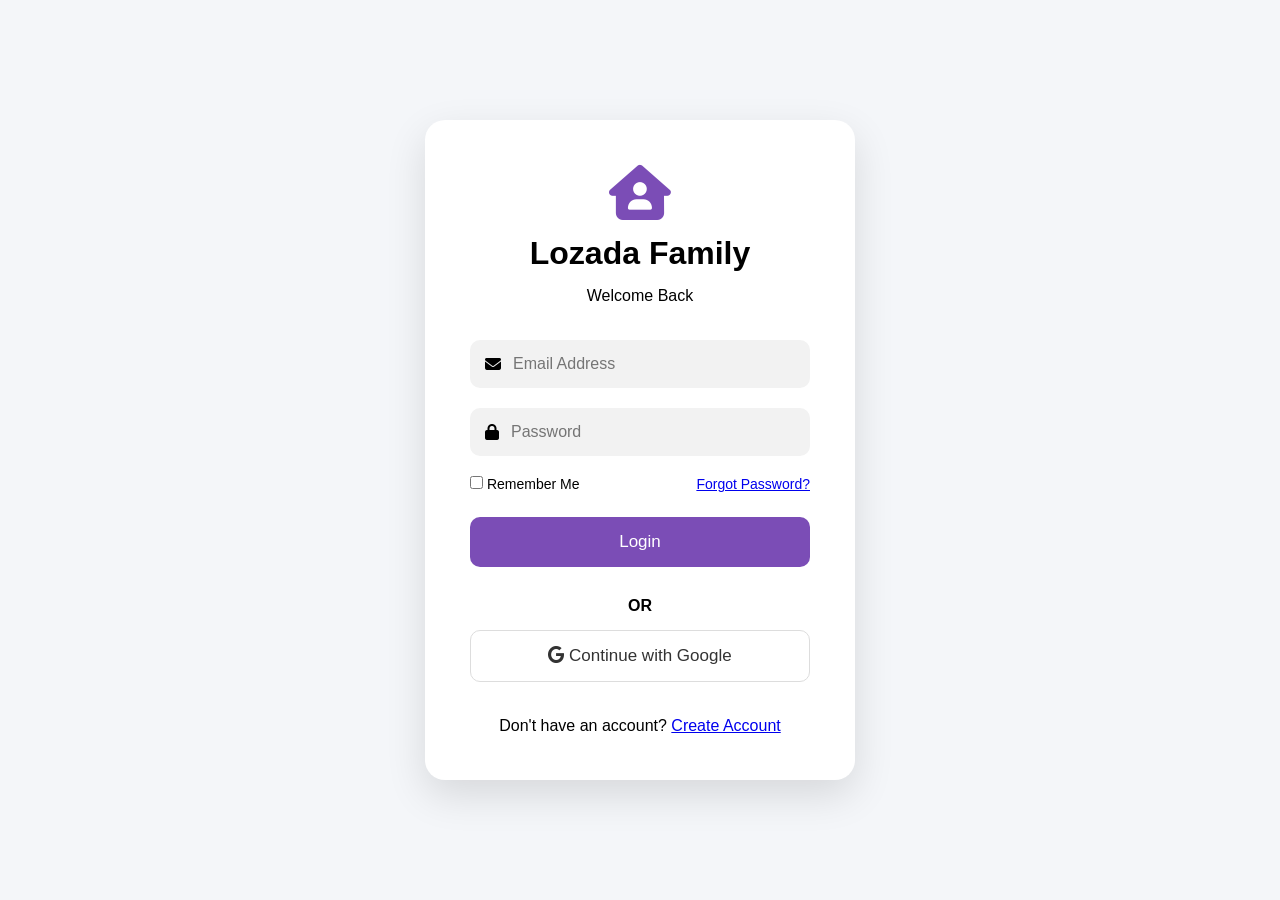
<file: login.html>
<!DOCTYPE html>
<html lang="en">

<head>

<meta charset="UTF-8">

<meta name="viewport"
content="width=device-width,initial-scale=1.0">

<title>Login</title>

<link rel="stylesheet"
href="css/login.css">

<link rel="stylesheet"
href="https://cdnjs.cloudflare.com/ajax/libs/font-awesome/6.7.2/css/all.min.css">

</head>

<body>

<div class="login-container">

<div class="login-card">

<div class="logo">

<i class="fa-solid fa-house-user"></i>

<h1>Lozada Family</h1>

<p>Welcome Back</p>

</div>

<form>

<div class="input-box">

<i class="fa-solid fa-envelope"></i>

<input
type="email"
placeholder="Email Address">

</div>

<div class="input-box">

<i class="fa-solid fa-lock"></i>

<input
type="password"
placeholder="Password">

</div>

<div class="options">

<label>

<input type="checkbox">

Remember Me

</label>

<a href="#">

Forgot Password?

</a>

</div>

<button>

Login

</button>

<div class="divider">

OR

</div>

<button
class="google">

<i class="fa-brands fa-google"></i>

Continue with Google

</button>

<p class="register">

Don't have an account?

<a href="register.html">

Create Account

</a>

</p>

</form>

</div>

</div>

</body>

</html>
</file>
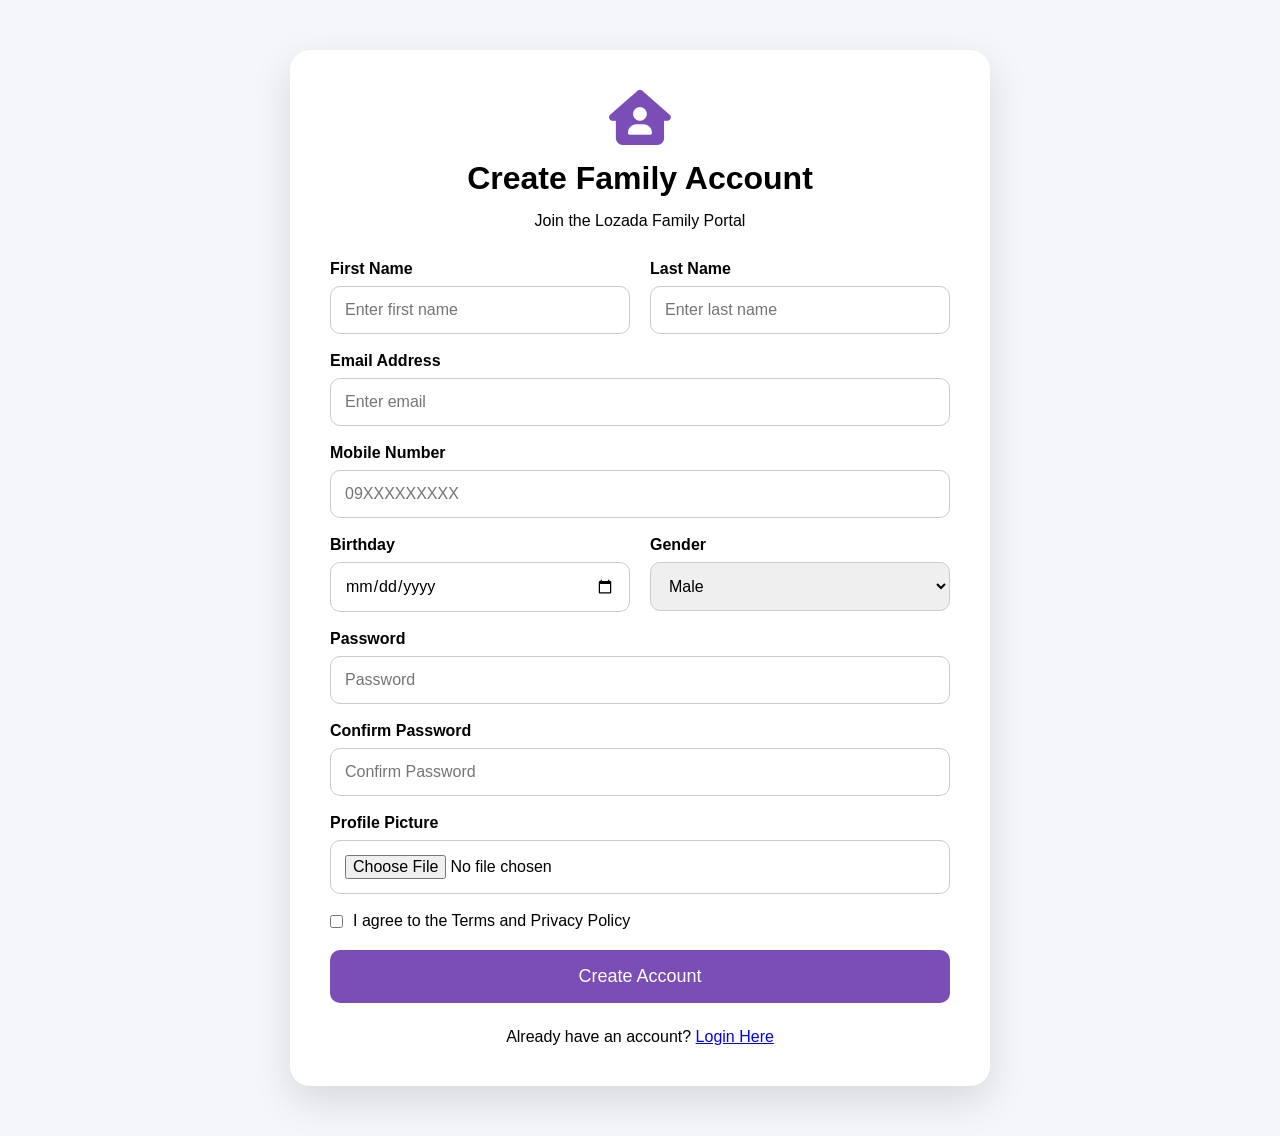
<file: register.html>
<!DOCTYPE html>
<html lang="en">

<head>

<meta charset="UTF-8">

<meta name="viewport" content="width=device-width, initial-scale=1.0">

<title>Create Account</title>

<link rel="stylesheet" href="css/register.css">

<link rel="stylesheet"
href="https://cdnjs.cloudflare.com/ajax/libs/font-awesome/6.7.2/css/all.min.css">

</head>

<body>

<div class="register-container">

<div class="register-card">

<div class="logo">

<i class="fa-solid fa-house-user"></i>

<h1>Create Family Account</h1>

<p>Join the Lozada Family Portal</p>

</div>

<form>

<div class="row">

<div class="input-box">

<label>First Name</label>

<input type="text" placeholder="Enter first name">

</div>

<div class="input-box">

<label>Last Name</label>

<input type="text" placeholder="Enter last name">

</div>

</div>

<div class="input-box">

<label>Email Address</label>

<input type="email" placeholder="Enter email">

</div>

<div class="input-box">

<label>Mobile Number</label>

<input type="tel" placeholder="09XXXXXXXXX">

</div>

<div class="row">

<div class="input-box">

<label>Birthday</label>

<input type="date">

</div>

<div class="input-box">

<label>Gender</label>

<select>

<option>Male</option>

<option>Female</option>

</select>

</div>

</div>

<div class="input-box">

<label>Password</label>

<input type="password" placeholder="Password">

</div>

<div class="input-box">

<label>Confirm Password</label>

<input type="password" placeholder="Confirm Password">

</div>

<div class="input-box">

<label>Profile Picture</label>

<input type="file">

</div>

<label class="terms">

<input type="checkbox">

I agree to the Terms and Privacy Policy

</label>

<button>Create Account</button>

<p class="login-link">

Already have an account?

<a href="login.html">

Login Here

</a>

</p>

</form>

</div>

</div>

</body>

</html>
</file>
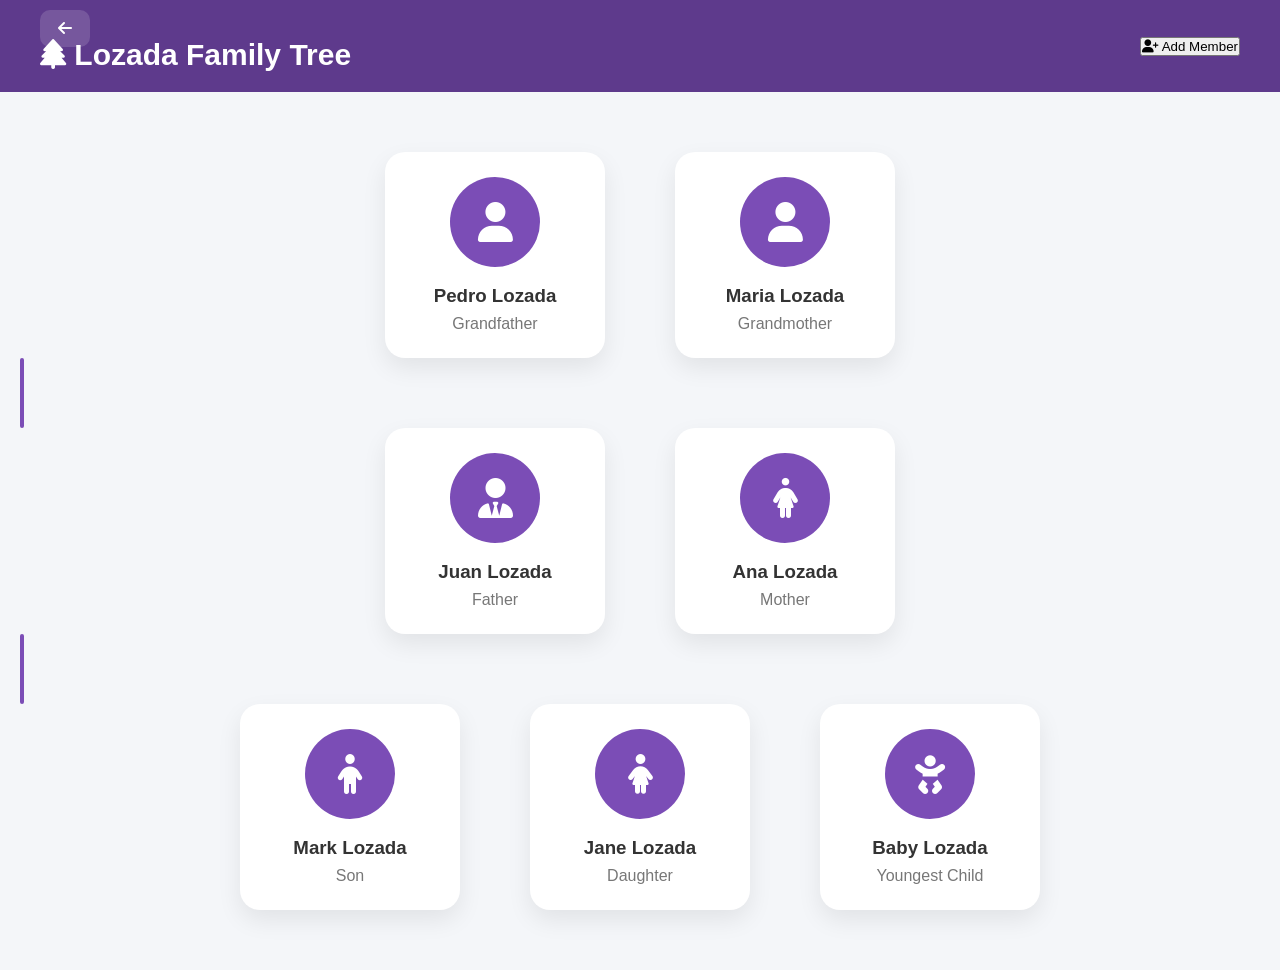
<file: pages/family-tree.html>
<!DOCTYPE html>
<html lang="en">

<head>

    <meta charset="UTF-8">

    <meta name="viewport" content="width=device-width, initial-scale=1.0">

    <title>Lozada Family Tree</title>

    <link rel="stylesheet" href="../css/style.css">
    <link rel="stylesheet" href="../css/family-tree.css">

    <link rel="stylesheet"
        href="https://cdnjs.cloudflare.com/ajax/libs/font-awesome/6.7.2/css/all.min.css">

</head>

<body>

    <!-- HEADER -->

    <header class="page-header">

        <div class="header-left">

            <a href="../index.html" class="back-btn">

                <i class="fa-solid fa-arrow-left"></i>

            </a>

            <h1>

                <i class="fa-solid fa-tree"></i>

                Lozada Family Tree

            </h1>

        </div>

        <button class="add-member">

            <i class="fa-solid fa-user-plus"></i>

            Add Member

        </button>

    </header>

    <!-- TREE -->

    <section class="tree-wrapper">

        <!-- GRANDPARENTS -->

        <div class="generation">

            <div class="member-card">

                <div class="avatar">

                    <i class="fa-solid fa-user"></i>

                </div>

                <h3>Pedro Lozada</h3>

                <span>Grandfather</span>

            </div>

            <div class="member-card">

                <div class="avatar">

                    <i class="fa-solid fa-user"></i>

                </div>

                <h3>Maria Lozada</h3>

                <span>Grandmother</span>

            </div>

        </div>

        <div class="vertical-line"></div>

        <!-- PARENTS -->

        <div class="generation">

            <div class="member-card">

                <div class="avatar">

                    <i class="fa-solid fa-user-tie"></i>

                </div>

                <h3>Juan Lozada</h3>

                <span>Father</span>

            </div>

            <div class="member-card">

                <div class="avatar">

                    <i class="fa-solid fa-person-dress"></i>

                </div>

                <h3>Ana Lozada</h3>

                <span>Mother</span>

            </div>

        </div>

        <div class="vertical-line"></div>

        <!-- CHILDREN -->

        <div class="generation">

            <div class="member-card">

                <div class="avatar">

                    <i class="fa-solid fa-child"></i>

                </div>

                <h3>Mark Lozada</h3>

                <span>Son</span>

            </div>

            <div class="member-card">

                <div class="avatar">

                    <i class="fa-solid fa-child-dress"></i>

                </div>

                <h3>Jane Lozada</h3>

                <span>Daughter</span>

            </div>

            <div class="member-card">

                <div class="avatar">

                    <i class="fa-solid fa-baby"></i>

                </div>

                <h3>Baby Lozada</h3>

                <span>Youngest Child</span>

            </div>

        </div>

    </section>

</body>

</html>
</file>
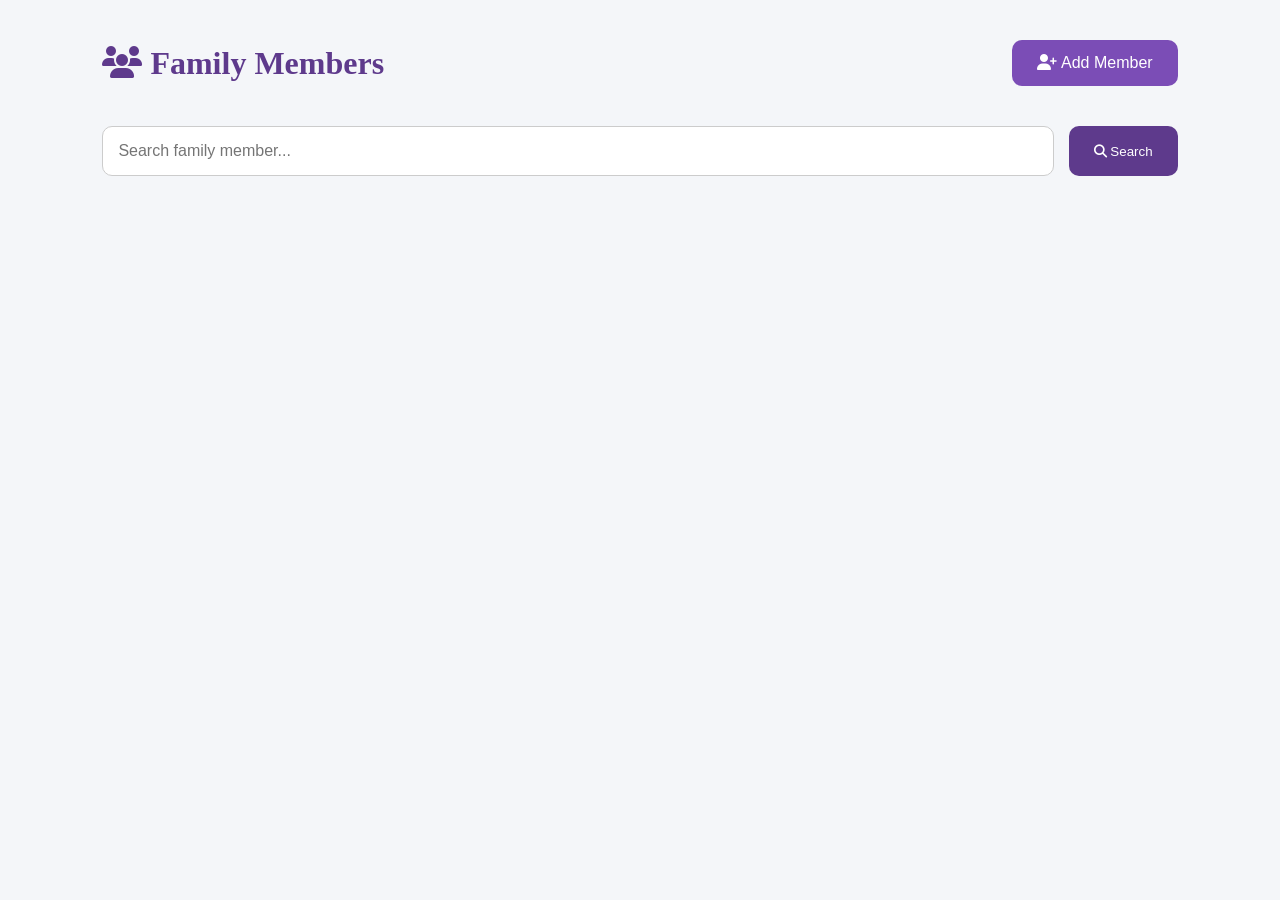
<file: pages/members.html>
<!DOCTYPE html>
<html lang="en">

<head>

<meta charset="UTF-8">

<meta name="viewport" content="width=device-width, initial-scale=1.0">

<title>Family Members</title>

<link rel="stylesheet" href="../css/style.css">
<link rel="stylesheet" href="../css/members.css">
<link rel="stylesheet" href="../css/responsive.css">
<link rel="stylesheet"
href="https://cdnjs.cloudflare.com/ajax/libs/font-awesome/6.7.2/css/all.min.css">

</head>

<body>

<header class="page-header">

<h1>

<i class="fa-solid fa-users"></i>

Family Members

</h1>

<button class="add-btn">

<i class="fa-solid fa-user-plus"></i>

Add Member

</button>

</header>

<section class="search-area">

<input type="text" placeholder="Search family member...">

<button>

<i class="fa-solid fa-magnifying-glass"></i>

Search

</button>

</section>

<section class="members-grid" id="membersGrid">

</div>

</section>
  <!-- ================= ADD MEMBER MODAL ================= -->

<div id="memberModal" class="modal">

<div class="modal-content">

<div class="modal-header">

<h2>

<i class="fa-solid fa-user-plus"></i>

Add Family Member

</h2>

<span class="close">&times;</span>

</div>

<form id="memberForm">

<div class="form-grid">

<div class="form-group">

<label>First Name</label>

<input
type="text"
id="firstName"
required>

</div>

<div class="form-group">

<label>Middle Name</label>

<input type="text">

</div>

<div class="form-group">

<label>Last Name</label>

<input
type="text"
id="lastName"
required>

</div>

<div class="form-group">

<label>Gender</label>

<select>

<option>Male</option>

<option>Female</option>

</select>

</div>

<div class="form-group">

<label>Birthday</label>

<input
type="date"
id="birthday">

</div>

<div class="form-group">

<label>Relationship</label>

<select id="relationship">

<option>Father</option>

<option>Mother</option>

<option>Son</option>

<option>Daughter</option>

<option>Brother</option>

<option>Sister</option>

<option>Grandfather</option>

<option>Grandmother</option>

<option>Uncle</option>

<option>Aunt</option>

<option>Cousin</option>

</select>

</div>

<div class="form-group">

<label>Phone Number</label>

<input
type="text"
id="phone">
  
</div>

<div class="form-group">

<label>Email</label>

<input
type="email"
id="email">

</div>

<div class="form-group">

<label>Occupation</label>

<input type="text">

</div>

<div class="form-group">

<label>Address</label>

<input type="text">

</div>

<div class="form-group">

<label>Profile Picture</label>

<input type="file">

</div>

</div>

<div class="modal-footer">

<button type="submit" class="save-btn">

<i class="fa-solid fa-floppy-disk"></i>

Save Member

</button>

</div>

</form>

</div>

</div>
  <!-- VIEW MEMBER MODAL -->

<div id="viewModal" class="modal">

<div class="modal-content">

<div class="modal-header">

<h2>

<i class="fa-solid fa-user"></i>

Member Profile

</h2>

<span class="close-view">&times;</span>

</div>

<div class="profile-view">

<div class="profile-avatar">

<i class="fa-solid fa-user"></i>

</div>

<h2 id="viewName"></h2>

<p id="viewRelationship"></p>

<hr>

<p><strong>Birthday:</strong> <span id="viewBirthday"></span></p>

<p><strong>Phone:</strong> <span id="viewPhone"></span></p>

<p><strong>Email:</strong> <span id="viewEmail"></span></p>

</div>

</div>

</div>
<script src="../js/members.js"></script>
</body>

</html>
</file>
<file: css/login.css>
*{

margin:0;

padding:0;

box-sizing:border-box;

font-family:Segoe UI,sans-serif;

}

body{

background:#F4F6F9;

display:flex;

justify-content:center;

align-items:center;

height:100vh;

}

.login-card{

width:430px;

background:white;

padding:45px;

border-radius:20px;

box-shadow:0 15px 40px rgba(0,0,0,.12);

}

.logo{

text-align:center;

margin-bottom:35px;

}

.logo i{

font-size:55px;

color:#7B4DB6;

}

.logo h1{

margin:15px 0;

}

.input-box{

display:flex;

align-items:center;

background:#f2f2f2;

padding:15px;

border-radius:10px;

margin-bottom:20px;

}

.input-box input{

border:none;

outline:none;

background:none;

width:100%;

margin-left:12px;

font-size:16px;

}

.options{

display:flex;

justify-content:space-between;

margin-bottom:25px;

font-size:14px;

}

button{

width:100%;

padding:15px;

background:#7B4DB6;

border:none;

color:white;

border-radius:10px;

font-size:17px;

cursor:pointer;

margin-bottom:15px;

}

.google{

background:white;

color:#333;

border:1px solid #ddd;

}

.divider{

text-align:center;

margin:15px 0;

font-weight:bold;

}

.register{

text-align:center;

margin-top:20px;

}
</file>
<file: css/register.css>
*{

margin:0;

padding:0;

box-sizing:border-box;

font-family:Segoe UI,sans-serif;

}

body{

background:#F4F6F9;

display:flex;

justify-content:center;

align-items:center;

padding:50px;

}

.register-card{

width:700px;

background:white;

padding:40px;

border-radius:20px;

box-shadow:0 15px 40px rgba(0,0,0,.12);

}

.logo{

text-align:center;

margin-bottom:30px;

}

.logo i{

font-size:55px;

color:#7B4DB6;

}

.logo h1{

margin:15px 0;

}

.row{

display:grid;

grid-template-columns:1fr 1fr;

gap:20px;

}

.input-box{

display:flex;

flex-direction:column;

margin-bottom:18px;

}

.input-box label{

margin-bottom:8px;

font-weight:600;

}

.input-box input,
.input-box select{

padding:14px;

border:1px solid #ccc;

border-radius:10px;

font-size:16px;

}

button{

width:100%;

padding:16px;

background:#7B4DB6;

color:white;

border:none;

border-radius:10px;

font-size:18px;

cursor:pointer;

margin-top:20px;

}

button:hover{

background:#5E3A8C;

}

.login-link{

margin-top:25px;

text-align:center;

}

.terms{

display:flex;

align-items:center;

gap:10px;

margin-top:10px;

}

@media(max-width:768px){

.register-card{

width:100%;

}

.row{

grid-template-columns:1fr;

}

}
</file>
<file: css/style.css>
*{

margin:0;

padding:0;

box-sizing:border-box;

}

body{

margin:0;

overflow-x:hidden;

background:#F4F6F9;

}

  /* ================= HERO ================= */

.hero{

height:92vh;

background:url("../images/house.jpg");

background-size:cover;

background-position:center;

background-repeat:no-repeat;

position:relative;

display:flex;

align-items:center;

}

.hero-overlay{

width:100%;

height:100%;

background:linear-gradient(

90deg,

rgba(20,20,20,.75),

rgba(20,20,20,.30)

);

display:flex;

align-items:center;

padding:80px;

}

.hero-content{

max-width:650px;

color:white;

}

.welcome{

font-size:25px;

letter-spacing:2px;

}

.hero h1{

font-size:75px;

margin:15px 0;

font-weight:800;

}

.hero p{

font-size:20px;

line-height:35px;

margin-bottom:40px;

color:#f1f1f1;

}

.hero-buttons{

display:flex;

gap:20px;

}

.btn-primary{

background:#7B4DB6;

padding:18px 40px;

border-radius:12px;

text-decoration:none;

color:white;

font-size:18px;

font-weight:600;

transition:.3s;

}

.btn-primary:hover{

background:#5E3A8C;

transform:translateY(-5px);

}

.btn-secondary{

background:white;

padding:18px 40px;

border-radius:12px;

text-decoration:none;

color:#5E3A8C;

font-size:18px;

font-weight:600;

transition:.3s;

}

.btn-secondary:hover{

transform:translateY(-5px);

background:#ECE7F7;

}

/* ================= DASHBOARD ================= */

.dashboard{

padding:70px 8%;

background:#F5F7FA;

}

.dashboard-title{

margin-bottom:40px;

}

.dashboard-title h2{

font-size:36px;

color:#333;

}

.dashboard-title p{

margin-top:8px;

color:#777;

}

.dashboard-grid{

display:grid;

grid-template-columns:repeat(auto-fit,minmax(250px,1fr));

gap:25px;

}

.card{

background:white;

padding:35px;

border-radius:18px;

box-shadow:0 10px 30px rgba(0,0,0,.08);

transition:.35s;

cursor:pointer;

text-align:center;

}

.card:hover{

transform:translateY(-10px);

box-shadow:0 18px 35px rgba(94,58,140,.25);

}

.card i{

font-size:55px;

color:#7B4DB6;

margin-bottom:20px;

}

.card h3{

font-size:24px;

margin-bottom:10px;

color:#333;

}

.card p{

font-size:15px;

color:#777;

line-height:24px;

}
/* ================= WIDGETS ================= */

.widgets{

padding:70px 8%;

display:grid;

grid-template-columns:repeat(2,1fr);

gap:30px;

background:#ECEFF4;

}

.widget{

background:white;

padding:30px;

border-radius:20px;

box-shadow:0 10px 30px rgba(0,0,0,.08);

}

.widget h2{

margin-bottom:25px;

font-size:24px;

color:#5E3A8C;

}

.widget i{

margin-right:10px;

}

.birthday{

display:flex;

justify-content:space-between;

padding:15px 0;

border-bottom:1px solid #eee;

}

.photos{

display:grid;

grid-template-columns:repeat(3,1fr);

gap:15px;

}

.photo{

height:120px;

background:#D8D8D8;

border-radius:15px;

}

.calendar-box{

height:250px;

display:flex;

align-items:center;

justify-content:center;

background:#F5F7FA;

border-radius:15px;

font-size:22px;

color:#777;

}

.announcement{

padding:15px 0;

border-bottom:1px solid #eee;

}

@media(max-width:900px){

.widgets{

grid-template-columns:1fr;

}

}
/* ================= FOOTER ================= */

.footer{

background:#5E3A8C;

color:white;

padding:60px 8% 20px;

}

.footer-container{

display:grid;

grid-template-columns:2fr 1fr 1fr 1fr;

gap:40px;

}

.footer-box h2,
.footer-box h3{

margin-bottom:20px;

}

.footer-box p{

line-height:28px;

color:#ddd;

}

.footer-box ul{

list-style:none;

}

.footer-box ul li{

margin-bottom:12px;

}

.footer-box ul li a{

text-decoration:none;

color:white;

transition:.3s;

}

.footer-box ul li a:hover{

color:#D9B3FF;

}

.social{

display:flex;

gap:15px;

margin-top:20px;

}

.social a{

width:45px;

height:45px;

background:white;

color:#5E3A8C;

border-radius:50%;

display:flex;

justify-content:center;

align-items:center;

font-size:20px;

text-decoration:none;

transition:.3s;

}

.social a:hover{

background:#7B4DB6;

color:white;

}

.copyright{

margin-top:50px;

text-align:center;

border-top:1px solid rgba(255,255,255,.2);

padding-top:20px;

font-size:15px;

color:#ddd;

}

@media(max-width:900px){

.footer-container{

grid-template-columns:1fr;

text-align:center;

}

.social{

justify-content:center;

}

}
.nav-btn{

text-decoration:none;

color:white;

padding:10px 18px;

border-radius:8px;

transition:.3s;

font-weight:600;

}

.nav-btn:hover{

background:rgba(255,255,255,.15);

}

.register-btn{

background:#7B4DB6;

border:1px solid rgba(255,255,255,.3);

}

.register-btn:hover{

background:#8D63C7;

}
/* ==========================================
   RESPONSIVE NAVBAR
========================================== */

.navbar{

display:flex;

justify-content:space-between;

align-items:center;

padding:0 35px;

height:80px;

background:#5E3A8C;

position:sticky;

top:0;

z-index:999;

box-shadow:0 5px 20px rgba(0,0,0,.15);

}

.logo{

display:flex;

align-items:center;

gap:12px;

text-decoration:none;

color:white;

font-size:28px;

font-weight:bold;

}

.logo i{

font-size:32px;

}

.nav-right{

display:flex;

align-items:center;

gap:18px;

color:white;

font-size:20px;

cursor:pointer;

}
.nav-left{
display:flex;
align-items:center;
gap:15px;
}

.menu-btn{
display:none;
background:none;
border:none;
color:#fff;
font-size:26px;
cursor:pointer;
}

.desktop-menu{
display:flex;
gap:25px;
}

.desktop-menu a{
color:#fff;
text-decoration:none;
font-weight:600;
transition:.3s;
}

.desktop-menu a:hover{
color:#D9B3FF;
}

.profile-img{
width:42px;
height:42px;
border-radius:50%;
object-fit:cover;
border:2px solid #fff;
}

.sidebar{
position:fixed;
top:0;
left:-300px;
width:280px;
height:100vh;
background:#fff;
padding:20px;
transition:left .3s ease;
z-index:2000;
overflow-y:auto;
box-shadow:5px 0 20px rgba(0,0,0,.2);
}

.sidebar.active{
left:0;
}

.sidebar-header{
display:flex;
justify-content:space-between;
align-items:center;
margin-bottom:20px;
}

.sidebar-header button{
border:none;
background:none;
font-size:24px;
cursor:pointer;
}

.sidebar a{
display:flex;
align-items:center;
gap:10px;
padding:14px;
text-decoration:none;
color:#333;
border-radius:8px;
}

.sidebar a:hover{
background:#F3EEFA;
color:#5E3A8C;
}

.overlay{
position:fixed;
top:0;
left:0;
width:100%;
height:100%;
background:rgba(0,0,0,.4);
display:none;
z-index:1500;
}

.overlay.active{
display:block;
}

/* MOBILE */

@media (max-width:900px){

.desktop-menu{
display:none;
}

.menu-btn{
display:block;
}

.navbar{
padding:0 15px;
height:70px;
}

.logo{
font-size:22px;
}

.logo span{
font-size:22px;
}

.nav-right i{
display:none;
}

.profile-img{
width:38px;
height:38px;
}

}
.hero{
margin-top:0;
}
</file>
<file: css/family-tree.css>
/* =========================================
   FAMILY TREE
========================================= */

*{
    margin:0;
    padding:0;
    box-sizing:border-box;
}

body{
    font-family:Segoe UI,Arial,sans-serif;
    background:#F4F6F9;
}

/* HEADER */

.page-header{
    background:#5E3A8C;
    color:#fff;
    padding:20px 40px;
    display:flex;
    justify-content:space-between;
    align-items:center;
    flex-wrap:wrap;
}

.page-header h1{
    font-size:30px;
}

.back-btn{
    color:#fff;
    text-decoration:none;
    background:rgba(255,255,255,.15);
    padding:10px 18px;
    border-radius:10px;
    transition:.3s;
}

.back-btn:hover{
    background:#7B4DB6;
}

/* TREE */

.tree-wrapper{
    padding:60px 20px;
}

.tree{
    display:flex;
    flex-direction:column;
    align-items:center;
    gap:45px;
}

/* GENERATION */

.generation{
    display:flex;
    justify-content:center;
    align-items:center;
    gap:70px;
    flex-wrap:wrap;
}

/* MEMBER CARD */

.member-card{

    width:220px;

    background:white;

    border-radius:20px;

    padding:25px;

    text-align:center;

    box-shadow:0 10px 25px rgba(0,0,0,.08);

    transition:.3s;

    cursor:pointer;

}

.member-card:hover{

    transform:translateY(-10px);

    box-shadow:0 18px 35px rgba(94,58,140,.25);

}

.avatar{

    width:90px;

    height:90px;

    border-radius:50%;

    background:#7B4DB6;

    color:white;

    display:flex;

    justify-content:center;

    align-items:center;

    margin:auto;

    font-size:40px;

}

.member-card h3{

    margin-top:18px;

    color:#333;

}

.member-card span{

    display:block;

    margin-top:8px;

    color:#777;

}

/* HEART */

.heart{

    font-size:45px;

}

/* CONNECTOR */

.vertical-line{

    width:4px;

    height:70px;

    background:#7B4DB6;

    border-radius:20px;

}

/* FOOTER */

.tree-footer{

    text-align:center;

    padding:25px;

    background:#5E3A8C;

    color:white;

    margin-top:60px;

}

/* MOBILE */

@media(max-width:768px){

.page-header{

    flex-direction:column;

    gap:15px;

    text-align:center;

}

.page-header h1{

    font-size:24px;

}

.generation{

    flex-direction:column;

    gap:25px;

}

.member-card{

    width:100%;

    max-width:320px;

}

.heart{

    font-size:35px;

}

.vertical-line{

    height:40px;

}

}
</file>
<file: css/members.css>
body{

background:#F4F6F9;

}

.page-header{

display:flex;

justify-content:space-between;

align-items:center;

padding:40px 8%;

}

.page-header h1{

color:#5E3A8C;

}

.add-btn{

background:#7B4DB6;

color:white;

border:none;

padding:14px 25px;

border-radius:10px;

cursor:pointer;

font-size:16px;

}

.search-area{

padding:0 8% 40px;

display:flex;

gap:15px;

}

.search-area input{

flex:1;

padding:15px;

border:1px solid #ccc;

border-radius:10px;

font-size:16px;

}

.search-area button{

background:#5E3A8C;

color:white;

border:none;

padding:15px 25px;

border-radius:10px;

cursor:pointer;

}

.members-grid{

padding:0 8% 60px;

display:grid;

grid-template-columns:repeat(auto-fit,minmax(300px,1fr));

gap:25px;

}

.member-card{

background:white;

border-radius:20px;

padding:30px;

text-align:center;

box-shadow:0 10px 25px rgba(0,0,0,.08);

transition:.3s;

}

.member-card:hover{

transform:translateY(-8px);

}

.avatar{

width:90px;

height:90px;

background:#7B4DB6;

color:white;

margin:auto;

border-radius:50%;

display:flex;

justify-content:center;

align-items:center;

font-size:35px;

margin-bottom:20px;

}

.actions{

display:flex;

justify-content:center;

gap:10px;

margin-top:20px;

}

.actions button{

padding:10px 18px;

border:none;

border-radius:8px;

cursor:pointer;

color:white;

}

.view{

background:#3498db;

}

.edit{

background:#f39c12;

}

.delete{

background:#e74c3c;

}
/* ================= MODAL ================= */

.modal{

display:none;

position:fixed;

top:0;

left:0;

width:100%;

height:100%;

background:rgba(0,0,0,.5);

justify-content:center;

align-items:center;

z-index:9999;

}

.modal-content{

background:white;

width:900px;

max-width:95%;

border-radius:20px;

padding:30px;

max-height:90vh;

overflow:auto;

}

.modal-header{

display:flex;

justify-content:space-between;

align-items:center;

margin-bottom:25px;

}

.close{

font-size:30px;

cursor:pointer;

}

.form-grid{

display:grid;

grid-template-columns:repeat(2,1fr);

gap:20px;

}

.form-group{

display:flex;

flex-direction:column;

}

.form-group label{

margin-bottom:8px;

font-weight:600;

}

.form-group input,

.form-group select{

padding:12px;

border:1px solid #ccc;

border-radius:10px;

font-size:15px;

}

.modal-footer{

margin-top:25px;

text-align:right;

}

.save-btn{

background:#7B4DB6;

color:white;

border:none;

padding:14px 28px;

border-radius:10px;

cursor:pointer;

font-size:16px;

}

@media(max-width:768px){

.form-grid{

grid-template-columns:1fr;

}

}
/* VIEW PROFILE */

.profile-view{

text-align:center;

padding:20px;

}

.profile-avatar{

width:120px;

height:120px;

background:#7B4DB6;

border-radius:50%;

display:flex;

justify-content:center;

align-items:center;

margin:auto;

font-size:50px;

color:white;

margin-bottom:20px;

}

.profile-view h2{

margin-bottom:10px;

color:#5E3A8C;

}

.profile-view p{

margin:12px 0;

font-size:17px;

}

.close-view{

font-size:30px;

cursor:pointer;

}
</file>
<file: css/responsive.css>
/* =========================================
   RESPONSIVE DESIGN
=========================================*/

/* Laptop */

@media(max-width:1200px){

.navbar{

padding:15px 30px;

}

.hero h1{

font-size:55px;

}

.dashboard{

padding:50px 5%;

}

.widgets{

padding:50px 5%;

}

.members-grid{

grid-template-columns:repeat(2,1fr);

}

}


/* Tablet */

@media(max-width:992px){

nav{

display:none;

}

.logo{

font-size:22px;

}

.hero{

height:auto;

padding:80px 0;

}

.hero-overlay{

padding:40px;

}

.hero h1{

font-size:45px;

}

.hero p{

font-size:18px;

line-height:30px;

}

.hero-buttons{

flex-direction:column;

width:250px;

}

.dashboard-grid{

grid-template-columns:repeat(2,1fr);

}

.widgets{

grid-template-columns:1fr;

}

.footer-container{

grid-template-columns:1fr 1fr;

}

.members-grid{

grid-template-columns:1fr 1fr;

}

}


/* Mobile */

@media(max-width:768px){
/* MOBILE NAVBAR */

.navbar{

display:flex;

justify-content:space-between;

align-items:center;

padding:12px 15px;

overflow:hidden;

}

nav{

display:none;

}

.logo{

font-size:16px;

display:flex;

align-items:center;

gap:8px;

}

.logo span{

font-size:16px;

}

.nav-right{

display:flex;

align-items:center;

gap:12px;

}

.nav-right i{

font-size:18px;

}

.profile img{

width:38px;

height:38px;

}

.nav-btn{

display:none;

}
.navbar{

padding:15px;

}

.logo{

font-size:18px;

}

.logo i{

font-size:25px;

}

.nav-right{

gap:15px;

font-size:18px;

}

.hero{

height:auto;

}

.hero-overlay{

padding:25px;

}

.hero h1{

font-size:35px;

}

.hero p{

font-size:16px;

line-height:28px;

}

.hero-buttons{

width:100%;

}

.btn-primary,

.btn-secondary{

width:100%;

text-align:center;

}

.dashboard{

padding:40px 20px;

}

.dashboard-grid{

grid-template-columns:1fr;

}

.widgets{

padding:30px 20px;

grid-template-columns:1fr;

}

.photos{

grid-template-columns:repeat(2,1fr);

}

.footer-container{

grid-template-columns:1fr;

text-align:center;

}

.social{

justify-content:center;

}

.page-header{

flex-direction:column;

gap:20px;

}

.search-area{

flex-direction:column;

}

.search-area input,

.search-area button{

width:100%;

}

.members-grid{

grid-template-columns:1fr;

}

.member-card{

padding:20px;

}

.form-grid{

grid-template-columns:1fr;

}

.modal-content{

width:95%;

padding:20px;

}

}


/* Small Phones */

@media(max-width:480px){

.hero h1{

font-size:28px;

}

.hero p{

font-size:15px;

}

.dashboard-title h2{

font-size:28px;

}

.widget h2{

font-size:20px;

}

.avatar{

width:70px;

height:70px;

font-size:28px;

}

.profile-avatar{

width:90px;

height:90px;

font-size:40px;

}

}
</file>
